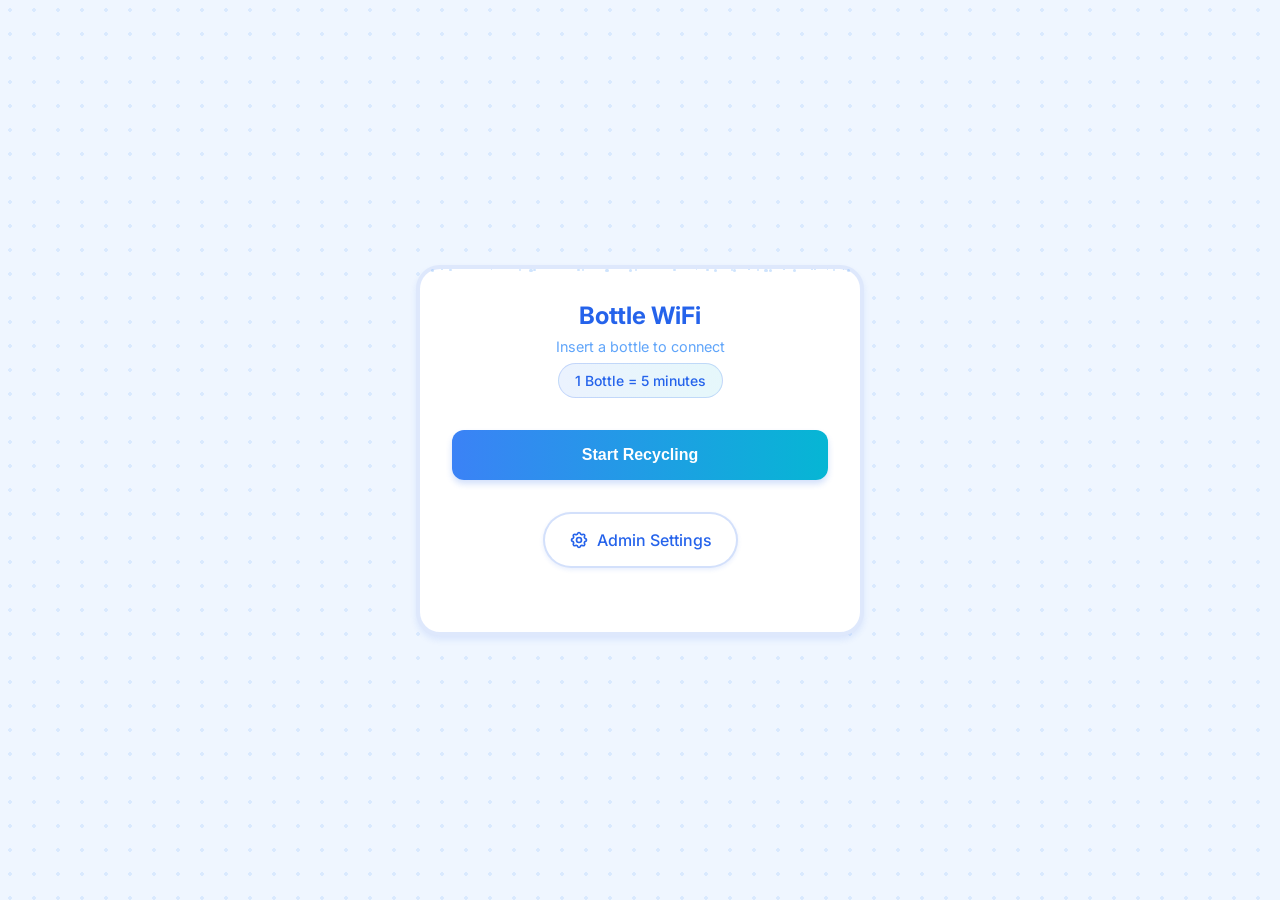
<file: index.html>
<?php
// Initialize session or any PHP logic you need
session_start();
?>
<!DOCTYPE html>
<html lang="en">
<head>
    <meta charset="UTF-8">
    <meta name="viewport" content="width=device-width, initial-scale=1.0">
    <title>Bottle WiFi</title>
    <link href="https://fonts.googleapis.com/css2?family=Inter:wght@400;500;600;700&display=swap" rel="stylesheet">
    <style>
        :root {
            --bg: #eff6ff;
            --card: #ffffff;
            --accent: #2563eb;
            --muted: #60a5fa;
            --gradient-start: #3b82f6;
            --gradient-end: #06b6d4;
            font-family: 'Inter', sans-serif;
        }
        
        * { margin: 0; padding: 0; box-sizing: border-box; }
        
        body { 
            font-family: 'Inter', sans-serif; 
            min-height: 100vh; 
            display: flex; 
            align-items: center; 
            justify-content: center; 
            background-color: var(--bg);
            background-image: radial-gradient(circle at 10px 10px, rgba(96, 165, 250, 0.15) 2px, transparent 0);
            background-size: 24px 24px;
            color: #1e40af;
        }
        
        .container { 
            background: var(--card);
            padding: 2rem; 
            border-radius: 24px; 
            box-shadow: 0 4px 6px rgba(37, 99, 235, 0.1);
            width: 100%; 
            max-width: 28rem; 
            margin: 1rem; 
            border: 4px solid rgba(37, 99, 235, 0.15);
            position: relative; 
        }
        
        .header { 
            text-align: center; 
            margin-bottom: 2rem; 
        }
        
        .emoji-row { 
            display: flex; 
            justify-content: center; 
            gap: 0.5rem; 
            margin-bottom: 1rem; 
        }
        
        .emoji { 
            font-size: 1.5rem; 
        }
        
        .title { 
            font-size: 1.5rem; 
            font-weight: 700; 
            color: var(--accent);
            margin-bottom: 0.5rem; 
        }
        
        .subtitle { 
            color: var(--muted);
            margin-bottom: 0.5rem; 
            font-size: 0.9rem; 
        }
        
        .info-pill { 
            display: inline-block; 
            background: linear-gradient(90deg, rgba(59, 130, 246, 0.1), rgba(6, 182, 212, 0.1));
            border: 1px solid rgba(37, 99, 235, 0.2);
            border-radius: 9999px; 
            padding: 0.5rem 1rem; 
            color: var(--accent);
            font-size: 0.875rem;
            font-weight: 500;
        }
        
        .timer-section { 
            text-align: center; 
            margin-bottom: 2rem; 
            display: none; 
        }
        
        .timer-display { 
            font-size: 3rem; 
            font-weight: 700; 
            color: var(--accent);
            margin-bottom: 1rem; 
        }
        
        .progress-bar-container { 
            width: 100%; 
            background: rgba(239, 246, 255, 0.5);
            border-radius: 9999px; 
            padding: 2px; 
            margin-top: 1rem;
            border: 1px solid rgba(37, 99, 235, 0.2);
        }
        
        .progress-bar { 
            height: 6px; 
            border-radius: 9999px; 
            background: linear-gradient(90deg, var(--gradient-start), var(--gradient-end));
            box-shadow: 0 0 10px rgba(59, 130, 246, 0.3);
            transition: width 1s linear; 
        }
        
        .start-button { 
            width: 100%; 
            background: linear-gradient(90deg, var(--gradient-start), var(--gradient-end));
            color: white; 
            border: none; 
            padding: 1rem 1.5rem; 
            border-radius: 12px;
            font-size: 1rem; 
            font-weight: 600;
            cursor: pointer; 
            transition: all 0.2s; 
            display: flex; 
            align-items: center; 
            justify-content: center; 
            gap: 0.5rem; 
            box-shadow: 0 4px 6px rgba(37, 99, 235, 0.2);
        }
        
        .start-button:hover { 
            transform: translateY(-2px); 
            box-shadow: 0 6px 8px rgba(37, 99, 235, 0.3);
        }
        
        .success-message { 
            display: none; 
            margin-top: 1rem; 
            padding: 1.5rem; 
            background: linear-gradient(135deg, var(--gradient-start), var(--gradient-end));
            border: 1px solid rgba(37, 99, 235, 0.3);
            border-radius: 16px; 
            text-align: center;
            color: white;
        }
        
        .success-message .title {
            color: white;
            font-size: 1.75rem;
            margin-bottom: 0.5rem;
        }
        
        .success-message .subtitle {
            color: rgba(255, 255, 255, 0.9);
            font-size: 0.9rem;
        }
        
        .status-grid { 
            display: grid; 
            grid-template-columns: 1fr 1fr; 
            gap: 1rem; 
            margin-top: 1.5rem; 
        }
        
        .status-card { 
            background: rgba(255, 255, 255, 0.2);
            padding: 0.75rem; 
            border-radius: 8px; 
            backdrop-filter: blur(10px);
            border: 1px solid rgba(255, 255, 255, 0.3);
        }
        
        .status-label { 
            font-size: 0.75rem; 
            color: rgba(255, 255, 255, 0.8);
            font-weight: 500; 
        }
        
        .status-value { 
            color: white;
            font-weight: 600;
            font-size: 1.1rem;
            margin-top: 0.25rem;
        }
        
        .network-info { 
            margin-top: 1rem; 
            font-size: 0.75rem; 
            color: rgba(255, 255, 255, 0.9);
            text-align: center; 
        }
        
        .dust-container { 
            position: absolute; 
            top:0; 
            left:0; 
            right:0; 
            bottom:0; 
            overflow:hidden; 
            pointer-events:none; 
        }
        
        .dust { 
            position: absolute; 
            width:3px; 
            height:3px; 
            background: rgba(96, 165, 250, 0.3);
            border-radius:50%; 
        }
        
        @keyframes float-up { 
            0%{transform:translateY(100%) translateX(0) scale(0);opacity:0;} 
            50%{opacity:0.5;} 
            100%{transform:translateY(-100%) translateX(var(--tx)) scale(1);opacity:0;} 
        }
        
        @keyframes pulse {
            0%{transform:scale(1);}
            50%{transform:scale(1.02);}
            100%{transform:scale(1);} 
        }
        
        .pulse { 
            animation: pulse 2s infinite; 
        }
        
        .admin-link {
            text-align:center;
            margin:2rem 0;
            transform:scale(1);
            transition:transform 0.3s ease;
        }
        
        .admin-link:hover {
            transform:scale(1.05);
        }
        
        .admin-button {
            font-size:1rem;
            font-weight:500;
            color: var(--accent);
            text-decoration:none;
            padding:1rem 1.5rem;
            border-radius:9999px;
            transition:all 0.2s;
            background:white;
            box-shadow:0 2px 4px rgba(37, 99, 235, 0.1);
            border:2px solid rgba(37, 99, 235, 0.2);
            display:inline-flex;
            align-items:center;
            gap:0.5rem;
        }
        
        .admin-button:hover {
            background: rgba(239, 246, 255, 0.5);
            border-color: var(--accent);
            box-shadow:0 4px 8px rgba(37, 99, 235, 0.2);
        }
        
        .admin-button svg {
            width:20px;
            height:20px;
        }
        
        @media (max-width:640px){
            .container{
                padding:1.5rem;
                margin:0.75rem;
                border-radius:16px;
            }
            .title{
                font-size:1.25rem;
            }
            .emoji{
                font-size:1.25rem;
            }
            .timer-display{
                font-size:2.5rem;
            }
            .start-button{
                padding:0.875rem 1.25rem;
                font-size:0.9375rem;
            }
            .status-grid{
                gap:0.75rem;
            }
            .status-card{
                padding:0.625rem;
            }
            .admin-link{
                margin:1.5rem 0;
            }
            .admin-button{
                font-size:0.9rem;
                padding:0.875rem 1.25rem;
            }
        }
    </style>
</head>
<body>
    <div class="container">
        <div class="dust-container"></div>
        
        <div class="header">
           
            <h1 class="title">Bottle WiFi</h1>
            <p class="subtitle">Insert a bottle to connect</p>
            <div class="info-pill">
                <span>1 Bottle = 5 minutes</span>
            </div>
        </div>

        <div id="timerSection" class="timer-section">
            <div class="timer-display" id="timer">30</div>
            <p class="subtitle">Please insert your bottle</p>
            <div class="progress-bar-container">
                <div id="progressBar" class="progress-bar" style="width: 100%"></div>
            </div>
        </div>

        <div id="startSection">
            <button id="startButton" class="start-button pulse">
                <span>Start Recycling</span>
                
            </button>

            <div class="admin-link">
                <a href="admin-login.php" class="admin-button">
                    <svg fill="none" viewBox="0 0 24 24" stroke="currentColor">
                        <path stroke-linecap="round" stroke-linejoin="round" stroke-width="2" d="M10.325 4.317c.426-1.756 2.924-1.756 3.35 0a1.724 1.724 0 002.573 1.066c1.543-.94 3.31.826 2.37 2.37a1.724 1.724 0 001.065 2.572c1.756.426 1.756 2.924 0 3.35a1.724 1.724 0 00-1.066 2.573c.94 1.543-.826 3.31-2.37 2.37a1.724 1.724 0 00-2.572 1.065c-.426 1.756-2.924 1.756-3.35 0a1.724 1.724 0 00-2.573-1.066c-1.543.94-3.31-.826-2.37-2.37a1.724 1.724 0 00-1.065-2.572c-1.756-.426-1.756-2.924 0-3.35a1.724 1.724 0 001.066-2.573c-.94-1.543.826-3.31 2.37-2.37.996.608 2.296.07 2.572-1.065z" />
                        <path stroke-linecap="round" stroke-linejoin="round" stroke-width="2" d="M15 12a3 3 0 11-6 0 3 3 0 016 0z" />
                    </svg>
                    Admin Settings
                </a>
            </div>
        </div>

        <div id="successMessage" class="success-message">
            <div class="title">Connected!</div>
            <p class="subtitle">Thank you for recycling. Your 5 minutes of WiFi access starts now.</p>
            
            <div class="status-grid">
                <div class="status-card">
                    <div class="status-label">Status</div>
                    <div class="status-value">Active</div>
                </div>
                <div class="status-card">
                    <div class="status-label">Time Left</div>
                    <div class="status-value" id="timeRemaining">5:00</div>
                </div>
            </div>
            
            <div class="network-info">Network: Bottle_WiFi</div>
        </div>
    </div>

    <script>
        function createDust() {
            const container = document.querySelector('.dust-container');
            for (let i = 0; i < 30; i++) {
                const dust = document.createElement('div');
                dust.className = 'dust';
                const size = Math.random() * 3 + 1;
                const startX = Math.random() * 100;
                const tx = (Math.random() - 0.5) * 50;
                const duration = Math.random() * 3 + 2;
                const delay = Math.random() * 2;
                
                dust.style.cssText = `
                    left: ${startX}%;
                    width: ${size}px;
                    height: ${size}px;
                    --tx: ${tx}px;
                    animation: float-up ${duration}s ease-in infinite ${delay}s;
                `;
                
                container.appendChild(dust);
            }
        }

        document.addEventListener('DOMContentLoaded', function() {
            createDust();

            const startButton = document.getElementById('startButton');
            const timerSection = document.getElementById('timerSection');
            const startSection = document.getElementById('startSection');
            const timer = document.getElementById('timer');
            const progressBar = document.getElementById('progressBar');
            const successMessage = document.getElementById('successMessage');
            
            let timeLeft = 30;
            let countdownInterval;

            const adminButton = document.querySelector('.admin-button');
            adminButton.addEventListener('click', function(e) {
                e.preventDefault();
                if (countdownInterval) { clearInterval(countdownInterval); }
                window.location.href = 'admin-login.php';
            });

            startButton.addEventListener('click', function() {
                startSection.style.display = 'none';
                timerSection.style.display = 'block';
                
                let checkIR = setInterval(async function() {
                    const r = await fetch("ir.php");
                    const data = await r.json();

                    if (data.detected) {
                        clearInterval(checkIR);
                        clearInterval(countdownInterval);
                        timerSection.style.display = 'none';
                        successMessage.style.display = 'block';
                        startWiFiTimer();
                    }
                }, 1000);

                countdownInterval = setInterval(function() {
                    timeLeft--;
                    timer.textContent = timeLeft;
                    progressBar.style.width = (timeLeft / 30 * 100) + '%';

                    if (timeLeft <= 0) {
                        clearInterval(countdownInterval);
                        clearInterval(checkIR);
                        timerSection.style.display = 'none';
                        alert("No bottle detected! Please insert a bottle to proceed."); 
                        timeLeft = 30;
                        timer.textContent = timeLeft;
                        progressBar.style.width = '100%';
                        startSection.style.display = 'block';
                    }
                }, 1000);
            });

            function startWiFiTimer() {
                let wifiTimeLeft = 5 * 60;
                const timeRemaining = document.getElementById('timeRemaining');
                
                const wifiInterval = setInterval(function() {
                    wifiTimeLeft--;
                    const minutes = Math.floor(wifiTimeLeft / 60);
                    const seconds = wifiTimeLeft % 60;
                    timeRemaining.textContent = `${minutes}:${seconds.toString().padStart(2,'0')}`;
                    
                    if (wifiTimeLeft <= 0) {
                        clearInterval(wifiInterval);
                        successMessage.querySelector('.subtitle').textContent = 'Your session has ended. Please insert another bottle for more time.';
                        successMessage.querySelector('.status-value').textContent = 'Disconnected';
                    }
                }, 1000);
            }
        });
    </script>
</body>
</html>
</file>
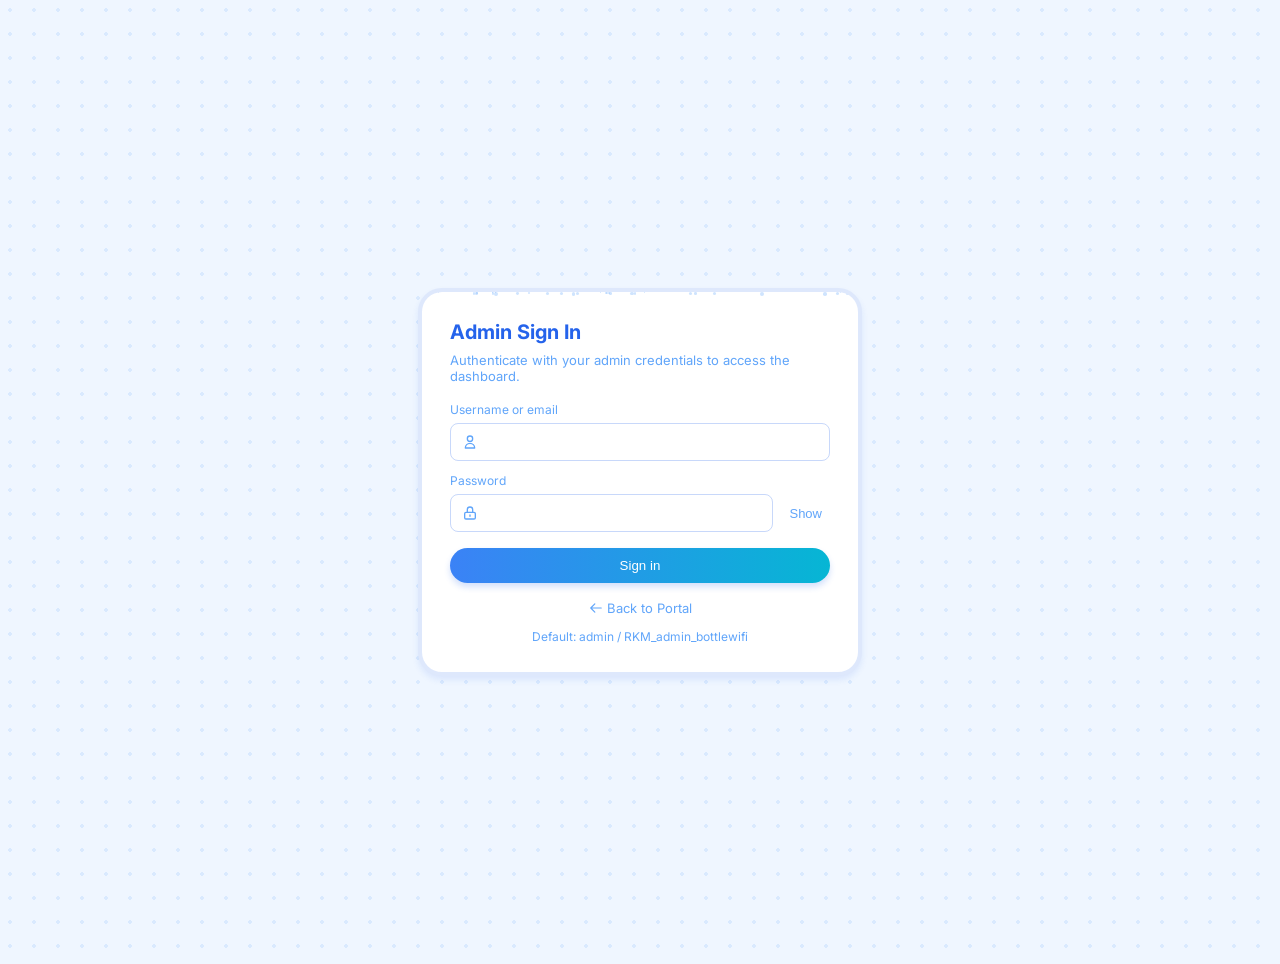
<file: login.html>
<!doctype html>
<html lang="en">
<head>
  <meta charset="utf-8" />
  <meta name="viewport" content="width=device-width,initial-scale=1" />
  <title>Admin Login — BottleWifi</title>
  <link href="https://fonts.googleapis.com/css2?family=Inter:wght@400;500;600&display=swap" rel="stylesheet">
  <style>
    :root {
      --bg: #eff6ff;
      --card: #ffffff;
      --accent: #2563eb;
      --muted: #60a5fa;
      --gradient-start: #3b82f6;
      --gradient-end: #06b6d4;
      font-family: 'Inter', sans-serif;
    }
    
    html, body {
      height: 100%;
      margin: 0;
      background-color: var(--bg);
      background-image: radial-gradient(circle at 10px 10px, rgba(96, 165, 250, 0.15) 2px, transparent 0);
      background-size: 24px 24px;
      color: #1e40af;
    }
    
    .wrap {
      min-height: 100%;
      display: flex;
      align-items: center;
      justify-content: center;
      padding: 32px;
    }
    
    .card {
      width: 380px;
      background: var(--card);
      border-radius: 24px;
      padding: 28px;
      box-shadow: 0 4px 6px rgba(37, 99, 235, 0.1);
      border: 4px solid rgba(37, 99, 235, 0.15);
      position: relative;
      overflow: hidden;
    }
    
    h1 {
      margin: 0 0 8px;
      font-size: 20px;
      color: var(--accent);
    }
    
    p.lead {
      margin: 0 0 18px;
      color: var(--muted);
      font-size: 13px;
    }
    
    label {
      display: block;
      font-size: 12px;
      margin-bottom: 6px;
      color: var(--muted);
    }
    
    input[type="text"], input[type="password"] {
      width: 100%;
      padding: 10px 12px;
      border-radius: 8px;
      border: 1px solid rgba(37, 99, 235, 0.25);
      background: transparent;
      color: var(--accent);
      font-size: 14px;
      box-sizing: border-box;
      transition: all 0.2s;
    }

    input[type="text"]:focus, input[type="password"]:focus {
      outline: none;
      border-color: var(--accent);
      box-shadow: 0 0 0 3px rgba(37, 99, 235, 0.15);
    }
    
    .row {
      margin-bottom: 12px;
    }
    
    .actions {
      display: flex;
      align-items: center;
      justify-content: space-between;
      margin-top: 14px;
    }
    
    button.primary {
      background: linear-gradient(90deg, var(--gradient-start), var(--gradient-end));
      color: white;
      border: 0;
      padding: 10px 14px;
      border-radius: 9999px;
      font-weight: 500;
      cursor: pointer;
      transition: all 0.2s;
      box-shadow: 0 4px 6px rgba(37, 99, 235, 0.2);
      width: 100%;
    }
    
    button.primary:hover {
      transform: translateY(-1px);
      box-shadow: 0 6px 8px rgba(37, 99, 235, 0.3);
    }
    
    button.primary[disabled] {
      opacity: 0.6;
      cursor: default;
    }
    
    .muted-link {
      font-size: 13px;
      color: var(--muted);
      text-decoration: none;
      transition: color 0.2s;
      display: inline-flex;
      align-items: center;
      gap: 4px;
    }

    .muted-link:hover {
      color: var(--accent);
    }
    
    .small {
      font-size: 12px;
      color: var(--muted);
      margin-top: 10px;
      text-align: center;
    }
    
    .toggle {
      background: transparent;
      border: 0;
      color: var(--muted);
      cursor: pointer;
      font-size: 13px;
      transition: color 0.2s;
      padding: 4px 8px;
    }

    .toggle:hover {
      color: var(--accent);
    }
    
    .error {
      color: #dc2626;
      font-size: 13px;
      margin-top: 8px;
      padding: 8px 12px;
      background: #fee;
      border-radius: 8px;
      border: 1px solid #fcc;
    }

    .dust-container {
      position: absolute;
      top: 0;
      left: 0;
      right: 0;
      bottom: 0;
      overflow: hidden;
      pointer-events: none;
    }

    .dust {
      position: absolute;
      width: 3px;
      height: 3px;
      background: rgba(96, 165, 250, 0.3);
      border-radius: 50%;
    }

    .input-wrapper {
      position: relative;
    }

    .input-icon {
      position: absolute;
      left: 12px;
      top: 50%;
      transform: translateY(-50%);
      width: 16px;
      height: 16px;
      color: var(--muted);
    }

    .input-with-icon {
      padding-left: 36px !important;
    }

    @keyframes float-up {
      0% {
        transform: translateY(100%) translateX(0) scale(0);
        opacity: 0;
      }
      50% {
        opacity: 0.5;
      }
      100% {
        transform: translateY(-100%) translateX(var(--tx)) scale(1);
        opacity: 0;
      }
    }

    @media (max-width: 640px) {
      .card {
        width: 100%;
        padding: 24px;
        border-radius: 16px;
      }

      .wrap {
        padding: 16px;
      }
    }
  </style>
</head>
<body>
  <main class="wrap">
    <section class="card" aria-labelledby="login-heading">
      <div class="dust-container"></div>
      
      <h1 id="login-heading">Admin Sign In</h1>
      <p class="lead">Authenticate with your admin credentials to access the dashboard.</p>

      <form id="admin-login" action="admin_login.php" method="POST" autocomplete="off">
        <div class="row">
          <label for="username">Username or email</label>
          <div class="input-wrapper">
            <svg class="input-icon" fill="none" viewBox="0 0 24 24" stroke="currentColor">
              <path stroke-linecap="round" stroke-linejoin="round" stroke-width="2" d="M16 7a4 4 0 11-8 0 4 4 0 018 0zM12 14a7 7 0 00-7 7h14a7 7 0 00-7-7z" />
            </svg>
            <input id="username" name="username" type="text" required autocomplete="username" spellcheck="false" class="input-with-icon" />
          </div>
        </div>

        <div class="row">
          <label for="password">Password</label>
          <div style="display:flex;gap:8px">
            <div class="input-wrapper" style="flex:1">
              <svg class="input-icon" fill="none" viewBox="0 0 24 24" stroke="currentColor">
                <path stroke-linecap="round" stroke-linejoin="round" stroke-width="2" d="M12 15v2m-6 4h12a2 2 0 002-2v-6a2 2 0 00-2-2H6a2 2 0 00-2 2v6a2 2 0 002 2zm10-10V7a4 4 0 00-8 0v4h8z" />
              </svg>
              <input id="password" name="password" type="password" required autocomplete="current-password" class="input-with-icon" />
            </div>
            <button type="button" class="toggle" id="pw-toggle" aria-label="Show password">Show</button>
          </div>
        </div>

        <div style="margin-top:16px;display:flex;flex-direction:column">
          <button class="primary" id="submit-btn" type="submit">Sign in</button>
          
          <div style="margin-top:16px;text-align:center">
            <a class="muted-link" href="index.php">
              <svg style="width:14px;height:14px" fill="none" stroke="currentColor" viewBox="0 0 24 24">
                <path stroke-linecap="round" stroke-linejoin="round" stroke-width="2" d="M10 19l-7-7m0 0l7-7m-7 7h18"></path>
              </svg>
              Back to Portal
            </a>
          </div>
          
          <div id="error" class="error" role="status" aria-live="polite" style="display:none"></div>
          <div class="small">Default: admin / RKM_admin_bottlewifi</div>
        </div>
      </form>
    </section>
  </main>

  <script>
    function createDust() {
      const container = document.querySelector('.dust-container');
      for (let i = 0; i < 30; i++) {
        const dust = document.createElement('div');
        dust.className = 'dust';
        const size = Math.random() * 3 + 1;
        const startX = Math.random() * 100;
        const tx = (Math.random() - 0.5) * 50;
        const duration = Math.random() * 3 + 2;
        const delay = Math.random() * 2;
        
        dust.style.cssText = `
          left: ${startX}%;
          width: ${size}px;
          height: ${size}px;
          --tx: ${tx}px;
          animation: float-up ${duration}s ease-in infinite ${delay}s;
        `;
        
        container.appendChild(dust);
      }
    }

    document.addEventListener('DOMContentLoaded', function() {
      createDust();
      
      const form = document.getElementById('admin-login');
      const usr = document.getElementById('username');
      const pwd = document.getElementById('password');
      const btn = document.getElementById('submit-btn');
      const err = document.getElementById('error');
      const toggle = document.getElementById('pw-toggle');

      toggle.addEventListener('click', () => {
        const type = pwd.getAttribute('type') === 'password' ? 'text' : 'password';
        pwd.setAttribute('type', type);
        toggle.textContent = type === 'password' ? 'Show' : 'Hide';
      });

      form.addEventListener('submit', function(e){
        err.style.display = 'none';
        err.textContent = '';

        if (!usr.value.trim() || !pwd.value) {
          e.preventDefault();
          err.textContent = 'Please enter username and password.';
          err.style.display = 'block';
          usr.focus();
          return;
        }

        btn.disabled = true;
        btn.textContent = 'Signing in...';
      });

      const params = new URLSearchParams(location.search);
      if (params.has('error')) {
        err.textContent = params.get('error');
        err.style.display = 'block';
      }
    });
  </script>
</body>
</html>
</file>
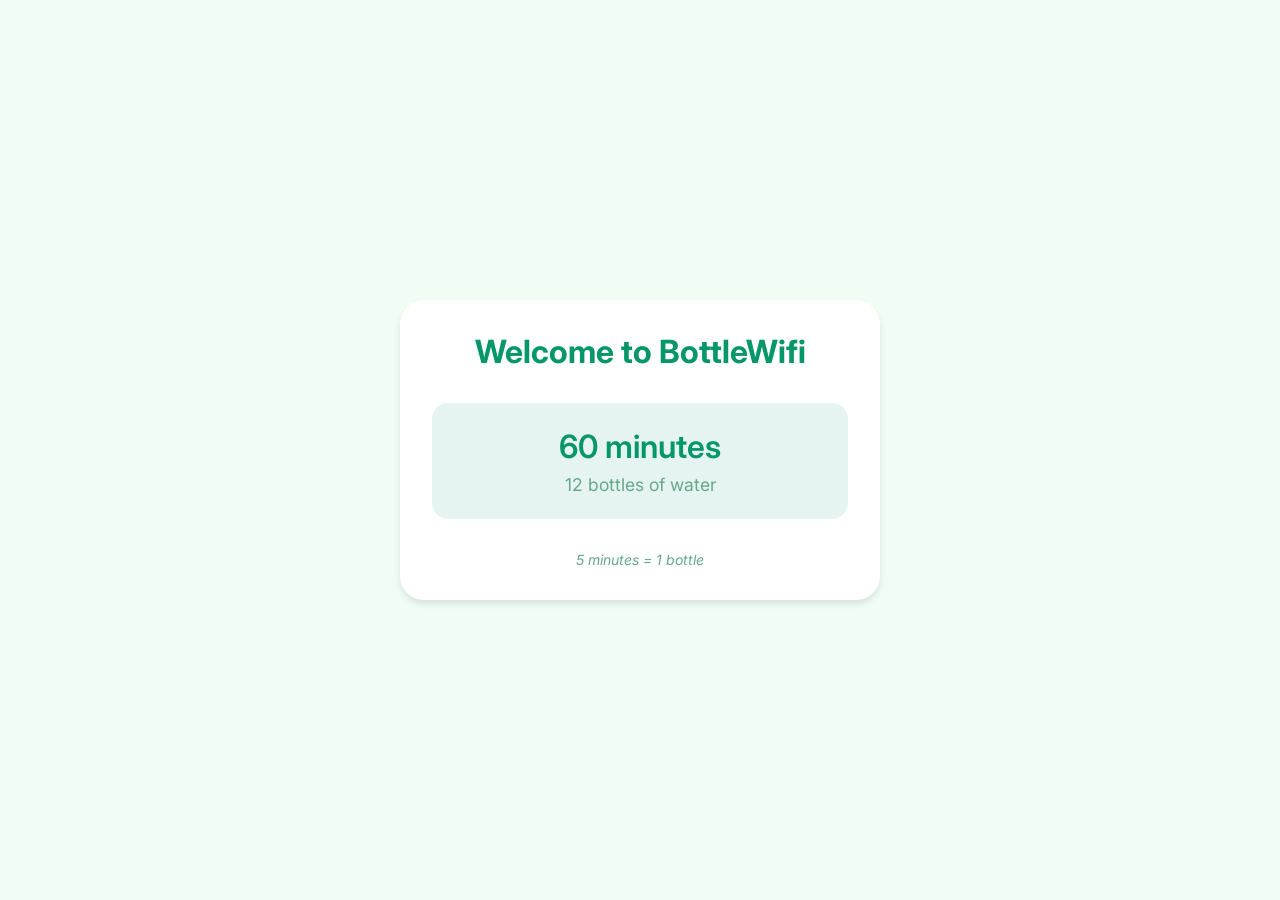
<file: portal.html>
<!DOCTYPE html>
<html lang="en">
<head>
    <meta charset="UTF-8">
    <meta name="viewport" content="width=device-width, initial-scale=1.0">
    <title>BottleWifi Portal</title>
    <link href="https://fonts.googleapis.com/css2?family=Inter:wght@400;500;600&display=swap" rel="stylesheet">
    <style>
        :root {
            --bg: #f0fdf4;
            --card: #ffffff;
            --accent: #059669;
            --muted: #65a88a;
        }

        * {
            margin: 0;
            padding: 0;
            box-sizing: border-box;
            font-family: 'Inter', sans-serif;
        }

        body {
            min-height: 100vh;
            background-color: var(--bg);
            display: flex;
            align-items: center;
            justify-content: center;
            padding: 1rem;
        }

        .portal-card {
            background: var(--card);
            border-radius: 24px;
            padding: 2rem;
            width: 100%;
            max-width: 480px;
            box-shadow: 0 4px 6px rgba(0, 0, 0, 0.1);
            text-align: center;
        }

        .time-display {
            margin: 2rem 0;
            padding: 1.5rem;
            background: rgba(5, 150, 105, 0.1);
            border-radius: 16px;
        }

        .time-value {
            font-size: 2rem;
            color: var(--accent);
            font-weight: 600;
            margin-bottom: 0.5rem;
        }

        .bottle-count {
            color: var(--muted);
            font-size: 1.1rem;
        }

        .bottle-ratio {
            color: var(--muted);
            font-size: 0.875rem;
            margin-top: 1rem;
            font-style: italic;
        }
    </style>
</head>
<body>
    <div class="portal-card">
        <h1 style="color: var(--accent); margin-bottom: 1.5rem;">Welcome to BottleWifi</h1>
        
        <div class="time-display" data-minutes="60">
            <div class="time-value">60 minutes</div>
            <div class="bottle-count">12 bottles of water</div>
        </div>

        <p class="bottle-ratio">5 minutes = 1 bottle</p>
    </div>

    <script src="user-settings.js"></script>
</body>
</html>
</file>
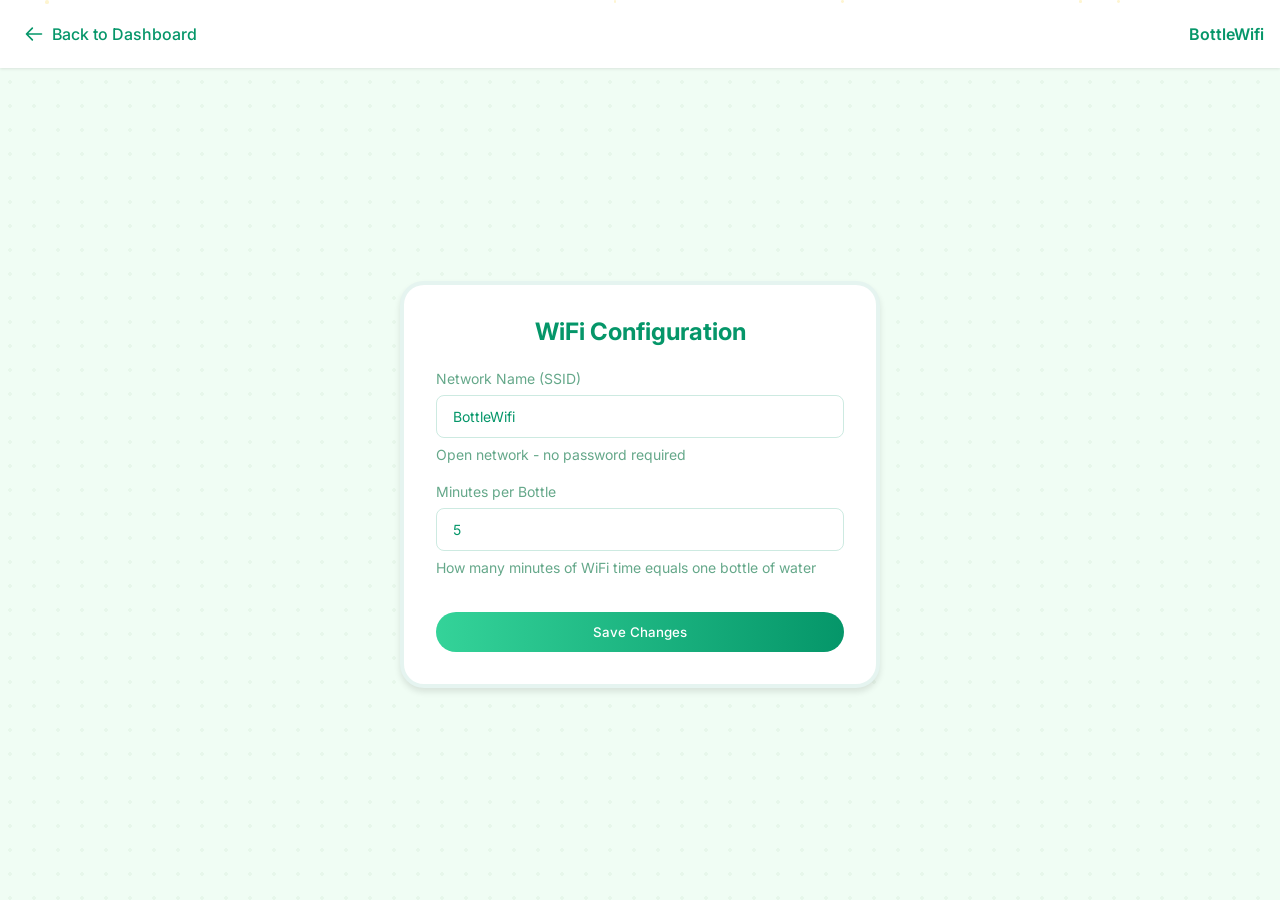
<file: settings.html>
<!DOCTYPE html>
<html lang="en">
<head>
    <meta charset="UTF-8">
    <meta name="viewport" content="width=device-width, initial-scale=1.0">
    <title>Settings — BottleWifi</title>
    <link href="https://fonts.googleapis.com/css2?family=Inter:wght@400;500;600&display=swap" rel="stylesheet">
    <style>
        :root {
            --bg: #f0fdf4;
            --card: #ffffff;
            --accent: #059669;
            --muted: #65a88a;
            --gradient-start: #34d399;
            --gradient-end: #059669;
        }

        * {
            margin: 0;
            padding: 0;
            box-sizing: border-box;
            font-family: 'Inter', sans-serif;
        }

        body {
            min-height: 100vh;
            background-color: var(--bg);
            background-image: radial-gradient(circle at 10px 10px, rgba(147, 197, 153, 0.1) 2px, transparent 0);
            background-size: 24px 24px;
            display: flex;
            flex-direction: column;
        }

        .header {
            background: var(--card);
            padding: 1rem;
            box-shadow: 0 1px 3px rgba(0, 0, 0, 0.1);
            display: flex;
            justify-content: space-between;
            align-items: center;
        }

        .back-button {
            display: flex;
            align-items: center;
            gap: 0.5rem;
            color: var(--accent);
            text-decoration: none;
            padding: 0.5rem;
            border-radius: 8px;
            transition: all 0.2s;
            font-weight: 500;
        }

        .back-button:hover {
            background: rgba(5, 150, 105, 0.1);
            transform: translateX(-2px);
        }

        .back-button svg {
            width: 20px;
            height: 20px;
        }

        .container {
            flex: 1;
            display: flex;
            align-items: center;
            justify-content: center;
            padding: 2rem;
        }

        .settings-card {
            background: var(--card);
            border-radius: 24px;
            padding: 2rem;
            width: 100%;
            max-width: 480px;
            box-shadow: 0 4px 6px rgba(0, 0, 0, 0.1);
            border: 4px solid rgba(5, 150, 105, 0.1);
            position: relative;
            overflow: hidden;
        }

        .card-title {
            color: var(--accent);
            font-size: 1.5rem;
            margin-bottom: 1.5rem;
            text-align: center;
        }

        .form-group {
            margin-bottom: 1.25rem;
        }

        .form-group label {
            display: block;
            color: var(--muted);
            font-size: 0.875rem;
            margin-bottom: 0.5rem;
        }

        .form-input {
            width: 100%;
            padding: 0.75rem 1rem;
            border: 1px solid rgba(5, 150, 105, 0.2);
            border-radius: 8px;
            background: transparent;
            color: var(--accent);
            font-size: 0.875rem;
            transition: all 0.2s;
        }

        .form-input:focus {
            outline: none;
            border-color: var(--accent);
            box-shadow: 0 0 0 3px rgba(5, 150, 105, 0.1);
        }

        .btn-save {
            background: linear-gradient(90deg, var(--gradient-start), var(--gradient-end));
            color: white;
            border: 0;
            padding: 0.75rem 1.5rem;
            border-radius: 9999px;
            font-weight: 500;
            cursor: pointer;
            transition: all 0.2s;
            width: 100%;
            margin-top: 1rem;
        }

        .btn-save:hover {
            transform: translateY(-1px);
            box-shadow: 0 4px 6px rgba(0, 0, 0, 0.1);
        }

        @media (max-width: 640px) {
            .container {
                padding: 1rem;
            }

            .settings-card {
                padding: 1.5rem;
                border-radius: 16px;
                border-width: 2px;
            }

            .card-title {
                font-size: 1.25rem;
            }
        }

        .dust-container {
            position: fixed;
            top: 0;
            left: 0;
            right: 0;
            bottom: 0;
            overflow: hidden;
            pointer-events: none;
            z-index: 1;
        }

        .dust {
            position: absolute;
            width: 3px;
            height: 3px;
            background: rgba(250, 204, 21, 0.2);
            border-radius: 50%;
        }

        @keyframes float-up {
            0% {
                transform: translateY(100%) translateX(0) scale(0);
                opacity: 0;
            }
            50% {
                opacity: 0.5;
            }
            100% {
                transform: translateY(-100%) translateX(var(--tx)) scale(1);
                opacity: 0;
            }
        }
    </style>
</head>
<body>
    <div class="dust-container"></div>
    
    <header class="header">
        <a href="dashboard.html" class="back-button">
            <svg fill="none" viewBox="0 0 24 24" stroke="currentColor">
                <path stroke-linecap="round" stroke-linejoin="round" stroke-width="2" d="M10 19l-7-7m0 0l7-7m-7 7h18" />
            </svg>
            Back to Dashboard
        </a>
        <div class="logo" style="color: var(--accent); font-weight: 600;">BottleWifi</div>
    </header>

    <main class="container">
        <div class="settings-card">
            <h1 class="card-title">WiFi Configuration</h1>
                    <form class="settings-form">
                        <div class="form-group">
                            <label for="ssid">Network Name (SSID)</label>
                            <input type="text" id="ssid" class="form-input" value="BottleWifi">
                            <small style="display: block; color: var(--muted); margin-top: 0.5rem; font-size: 0.875rem;">
                                Open network - no password required
                            </small>
                        </div>

                        <div class="form-group">
                            <label for="minutes-per-bottle">Minutes per Bottle</label>
                            <input type="number" id="minutes-per-bottle" class="form-input" value="5" min="1" max="120">
                            <small style="display: block; color: var(--muted); margin-top: 0.5rem; font-size: 0.875rem;">
                                How many minutes of WiFi time equals one bottle of water
                            </small>
                        </div>

                        <button type="submit" class="btn-save">Save Changes</button>
                    </form>
                </div>
            </div>
        </main>
    </div>
    <script>
        // Animate floating dust particles
        const dustContainer = document.querySelector('.dust-container');
        function createDust() {
            const dust = document.createElement('div');
            dust.className = 'dust';
            
            const size = Math.random() * 3 + 1;
            const left = Math.random() * 100;
            const animationDuration = Math.random() * 3 + 2;
            const translateX = (Math.random() - 0.5) * 100;
            
            dust.style.cssText = `
                left: ${left}%;
                width: ${size}px;
                height: ${size}px;
                animation: float-up ${animationDuration}s linear infinite;
                --tx: ${translateX}px;
            `;
            
            dustContainer.appendChild(dust);
            
            setTimeout(() => {
                dust.remove();
            }, animationDuration * 1000);
        }

        setInterval(createDust, 200);

        // No need for updateBottleCounts since we removed session and daily limits

        // Save settings
        document.querySelector('.settings-form').addEventListener('submit', async (e) => {
            e.preventDefault();
            
            const settings = {
                ssid: document.getElementById('ssid').value,
                minutesPerBottle: parseInt(document.getElementById('minutes-per-bottle').value),
                securityMode: 'open'
            };

            try {
                // Save the settings
                const saveResponse = await fetch('/save_settings.php', {
                    method: 'POST',
                    headers: {
                        'Content-Type': 'application/json'
                    },
                    body: JSON.stringify(settings)
                });

                if (saveResponse.ok) {
                    const btn = document.querySelector('.btn-save');
                    const originalText = btn.textContent;
                    btn.textContent = 'Settings Saved!';
                    btn.style.background = '#059669';
                    setTimeout(() => {
                        btn.textContent = originalText;
                        btn.style.background = '';
                    }, 2000);
                } else {
                    throw new Error('Failed to save settings');
                }
            } catch (error) {
                alert('Error saving settings. Please try again.');
                console.error('Error:', error);
            }
        });
    </script>
</body>
</html>
</file>
